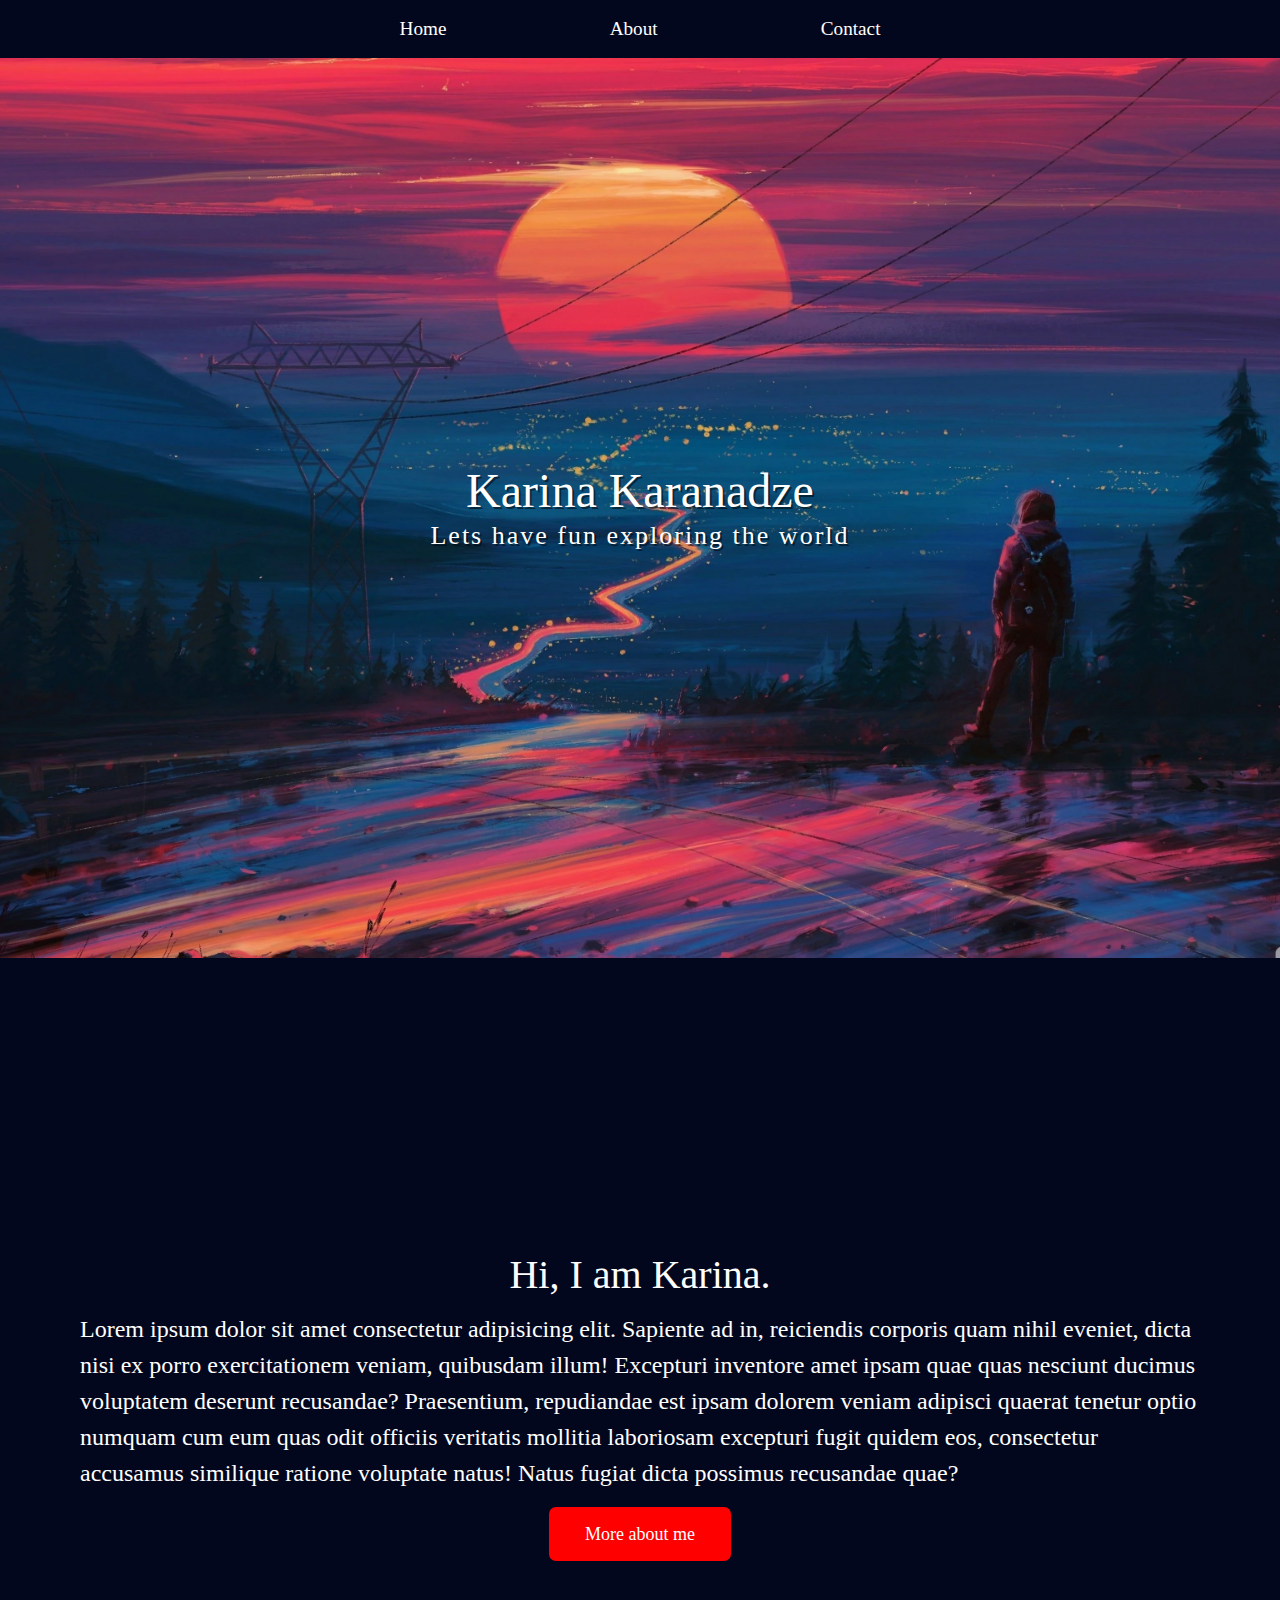
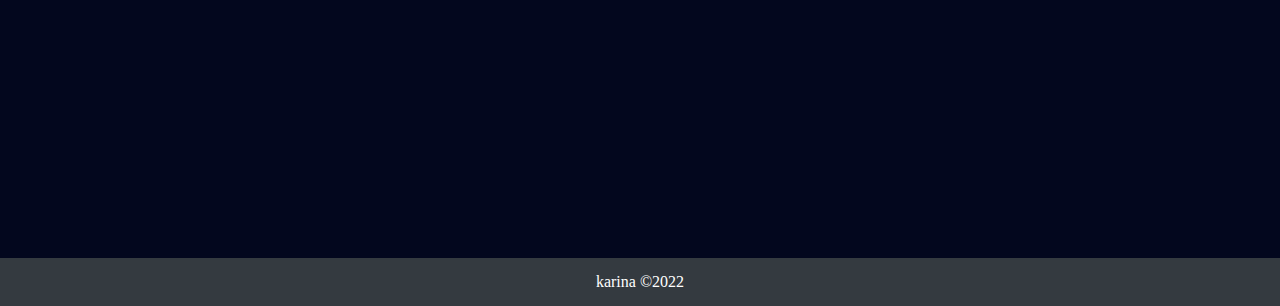
<file: index.html>
<!DOCTYPE html>
<html lang="en">

<head>
    <meta charset="UTF-8">
    <meta http-equiv="X-UA-Compatible" content="IE=edge">
    <meta name="viewport" content="width=device-width, initial-scale=1.0">
    <title>Assignment 2</title>
    <link rel="stylesheet" href="./styles/style.css">
</head>

<body>
    <nav>
        <a href="./index.html">Home</a>
        <a href="./about.html">About</a>
        <a href="./contact.html">Contact</a>
    </nav>

    <header>
        <div class="header">
            <h1>Karina Karanadze</h1>
            <p>Lets have fun exploring the world</p>
        </div>
    </header>

    <main>
        <section>
            <h2>Hi, I am Karina.</h1>
            <p>
                <!-- Write something about you here --> Lorem ipsum dolor sit amet consectetur adipisicing elit.
                Sapiente ad in, reiciendis corporis quam nihil eveniet, dicta nisi ex porro exercitationem veniam,
                quibusdam illum! Excepturi inventore amet ipsam quae quas nesciunt ducimus voluptatem deserunt
                recusandae? Praesentium, repudiandae est ipsam dolorem veniam adipisci quaerat tenetur optio numquam cum
                eum quas odit officiis veritatis mollitia laboriosam excepturi fugit quidem eos, consectetur accusamus
                similique ratione voluptate natus! Natus fugiat dicta possimus recusandae quae?
            </p>
            <a href="about.html" class="main-about-button">More about me</a>
        </section>
    </main>
    
    <footer>
        <p>karina &copy;2022</p>
    </footer>
</body>

</html>
</file>
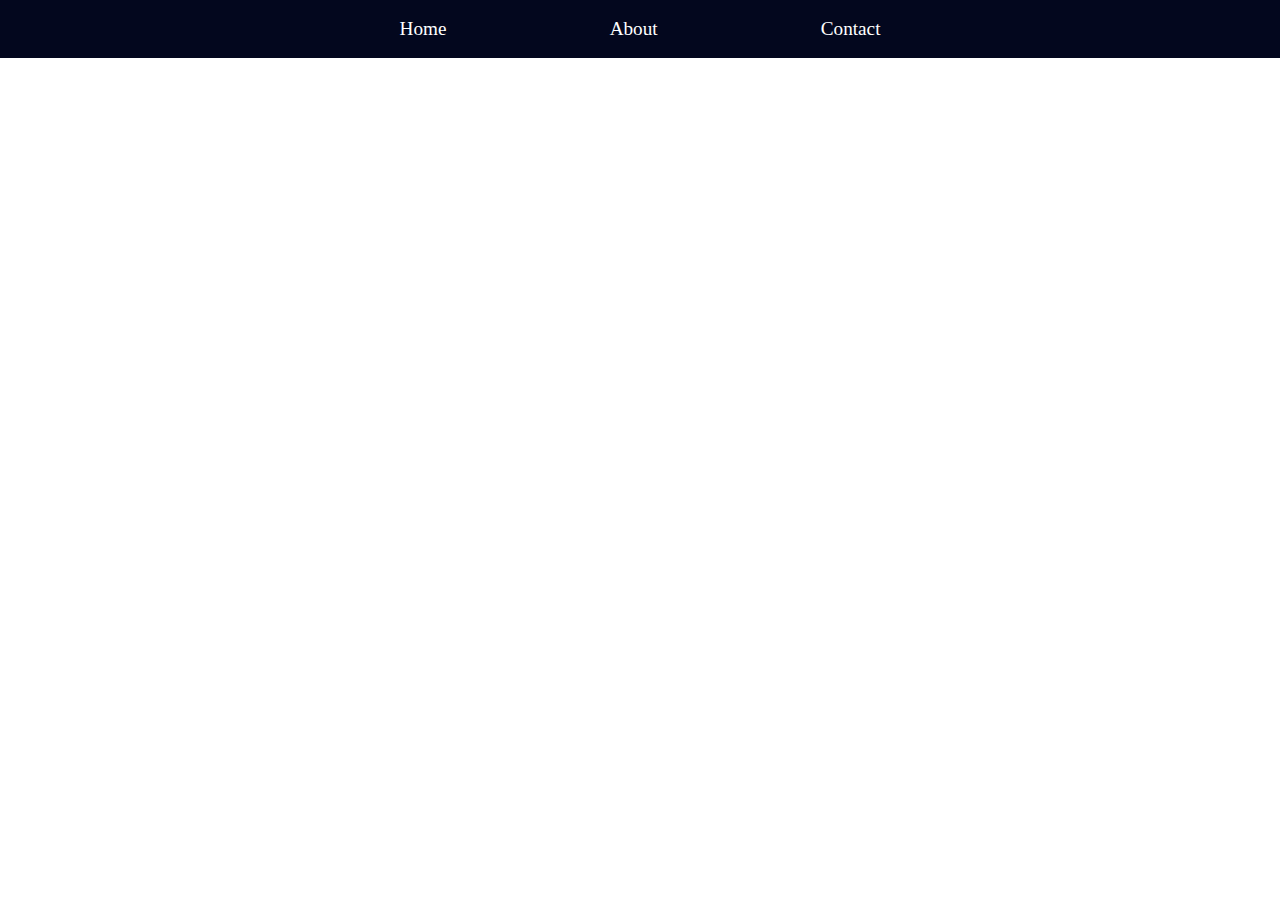
<file: Assignmant 2/contact.html>
<!DOCTYPE html>
<html lang="en">
<head>
    <meta charset="UTF-8">
    <meta http-equiv="X-UA-Compatible" content="IE=edge">
    <meta name="viewport" content="width=device-width, initial-scale=1.0">
    <title>Contact Me</title>
    <link rel="stylesheet" href="./styles/contact.css">
</head>
<body>
    <nav>
        <a href="./index.html">Home</a>
        <a href="./about.html">About</a>
        <a href="./contact.html">Contact</a>
    </nav>
</body>
</html>
</file>
<file: styles/style.css>
@import url(./reset.css);

*{
    /* outline: 1px dotted #333; */
}

/* default */
html, body, main, header, section{
    height: 100%;
}

nav{
    width: 100%;
    display: flex;
    justify-content: center;
    align-items: center;
    gap: 3em;
    background: #03071e;
}

nav a{
    padding: 1em 3em;
    font-size: 1.2rem;
    text-decoration: none;
    color: #ffffff;
    transition: all 0.3s ease;
    background: none;
}

nav a:hover{
    background: #fca311;
}

header{
    background-image: url(../images/headerBg.webp);
    background-size: cover;
    background-position: center;
}

.header{
    height: 100%;
    display: flex;
    flex-direction: column;
    justify-content: center;
    align-items: center;
    gap: 8px;
    color: #ffffff;
    text-shadow: 2px 2px rgba(0, 0, 0, 0.5);
}

.header h1{
    font-size: 48px;
}

.header p{
    font-size: 26px;
    letter-spacing: 2px;
}

section{
    background: #03071e;
    color: #fff;
    padding: 5em;
    display: flex;
    flex-direction: column;
    justify-content: center;
    align-items: center;
    gap: 1em;
}

section h2{
    font-size: 40px;
}

section p{
    line-height: 1.5;
    font-size: 24px;
    text-align: left;
}

section a{
    padding: 1em 2em;
    font-size: 18px;
    text-decoration: none;
    color: #fff;
    background: red;
    border-radius: 7px;
    transition: all 0.4s ease;
}

section a:hover{
    background: #fca311;
}

footer p{
    padding: 1em;
    text-align: center;
    color: #fff;
    background: #343a40;
}
</file>
<file: Assignmant 2/styles/contact.css>
@import url(./reset.css);

*{
    /* outline: 1px dotted #333; */
}

/* default */
html, body, main, header, section{
    height: 100%;
}

nav{
    width: 100%;
    display: flex;
    justify-content: center;
    align-items: center;
    gap: 3em;
    background: #03071e;
}

nav a{
    padding: 1em 3em;
    font-size: 1.2rem;
    text-decoration: none;
    color: #ffffff;
    transition: all 0.3s ease;
    background: none;
}

nav a:hover{
    background: #fca311;
}
</file>
